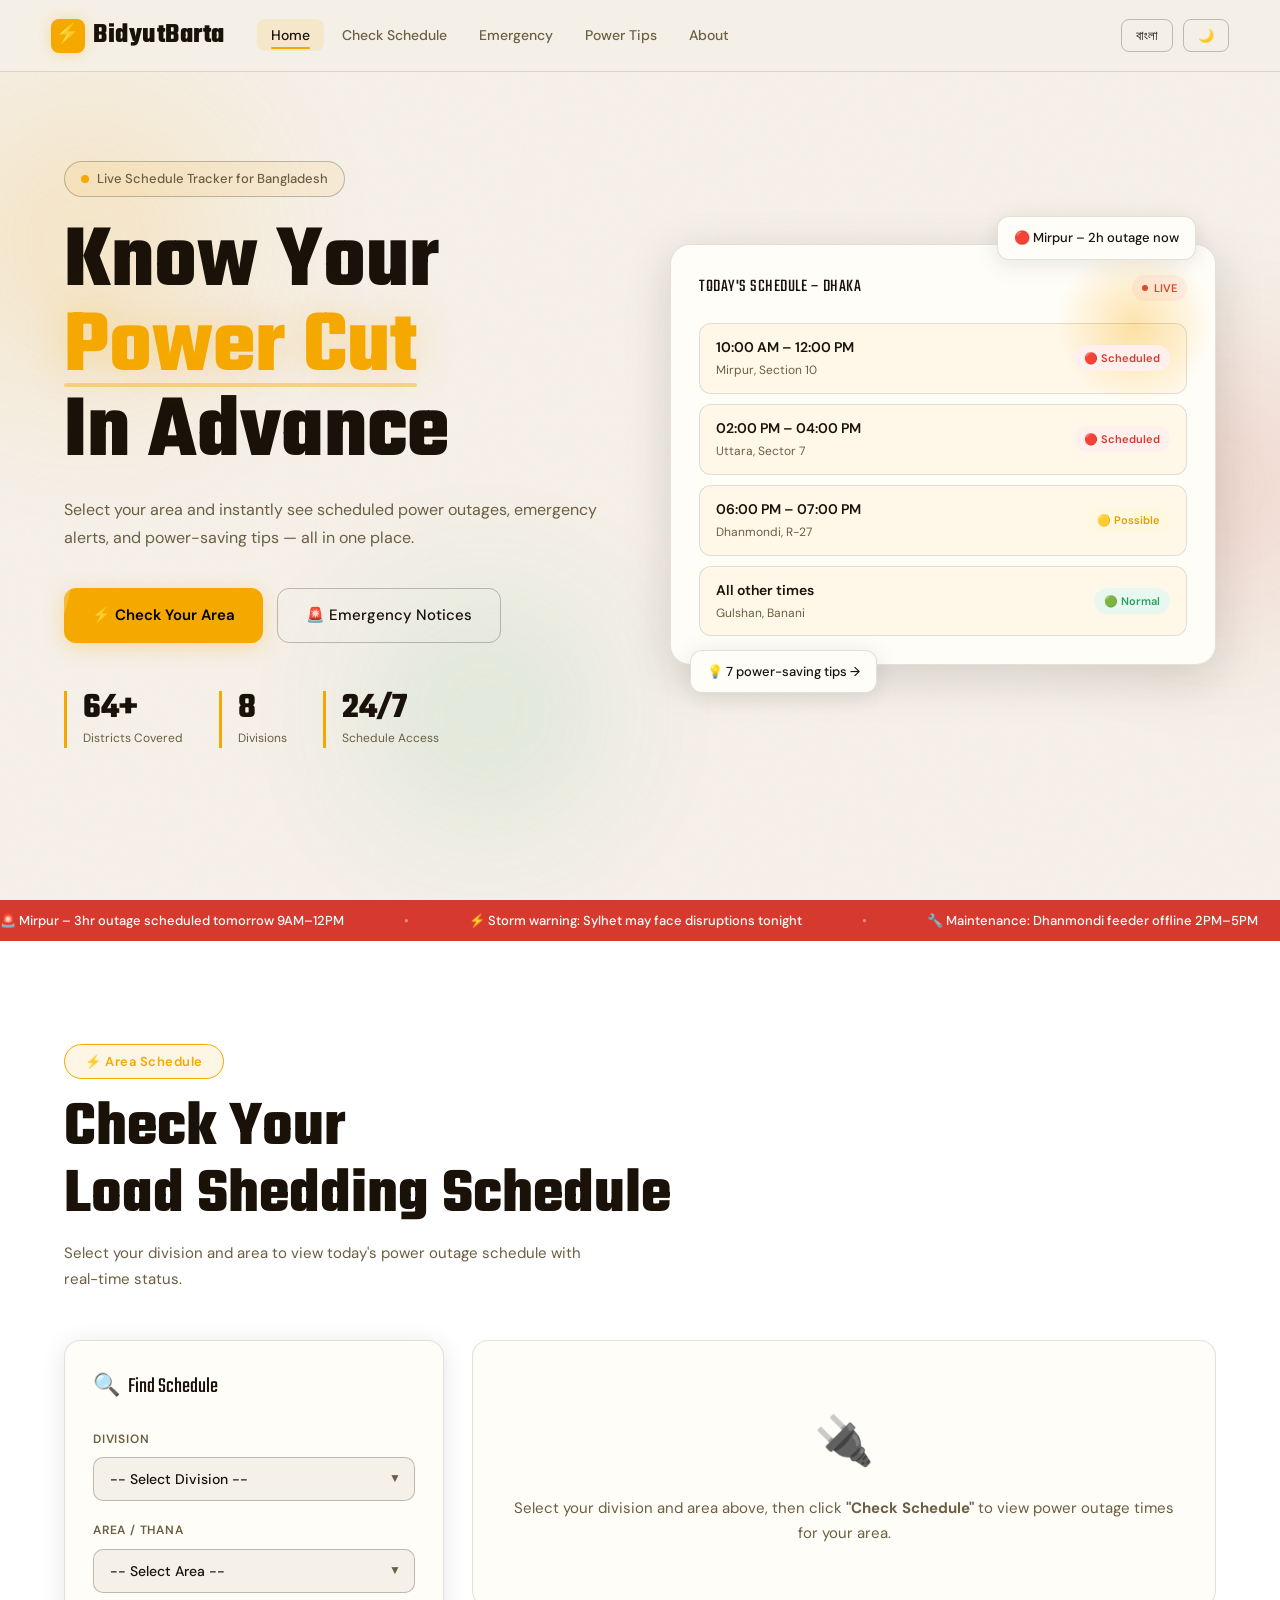
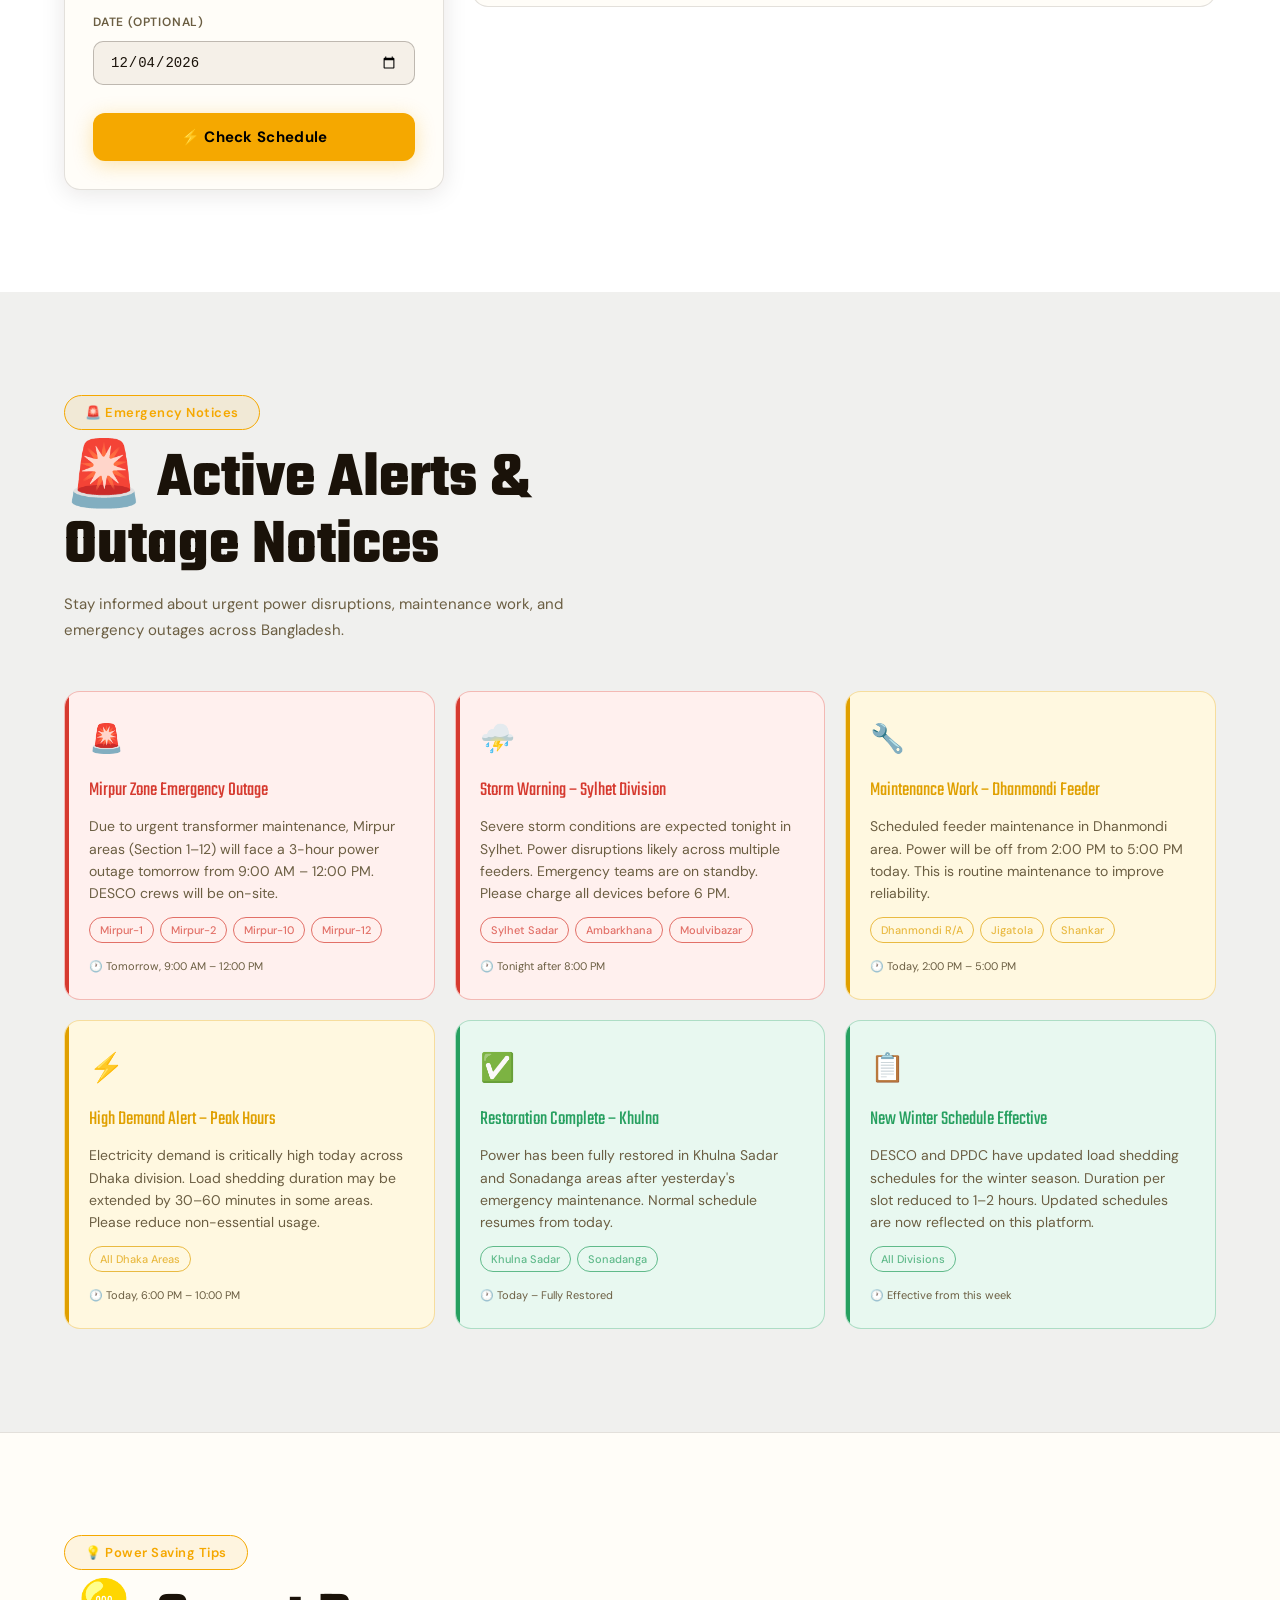
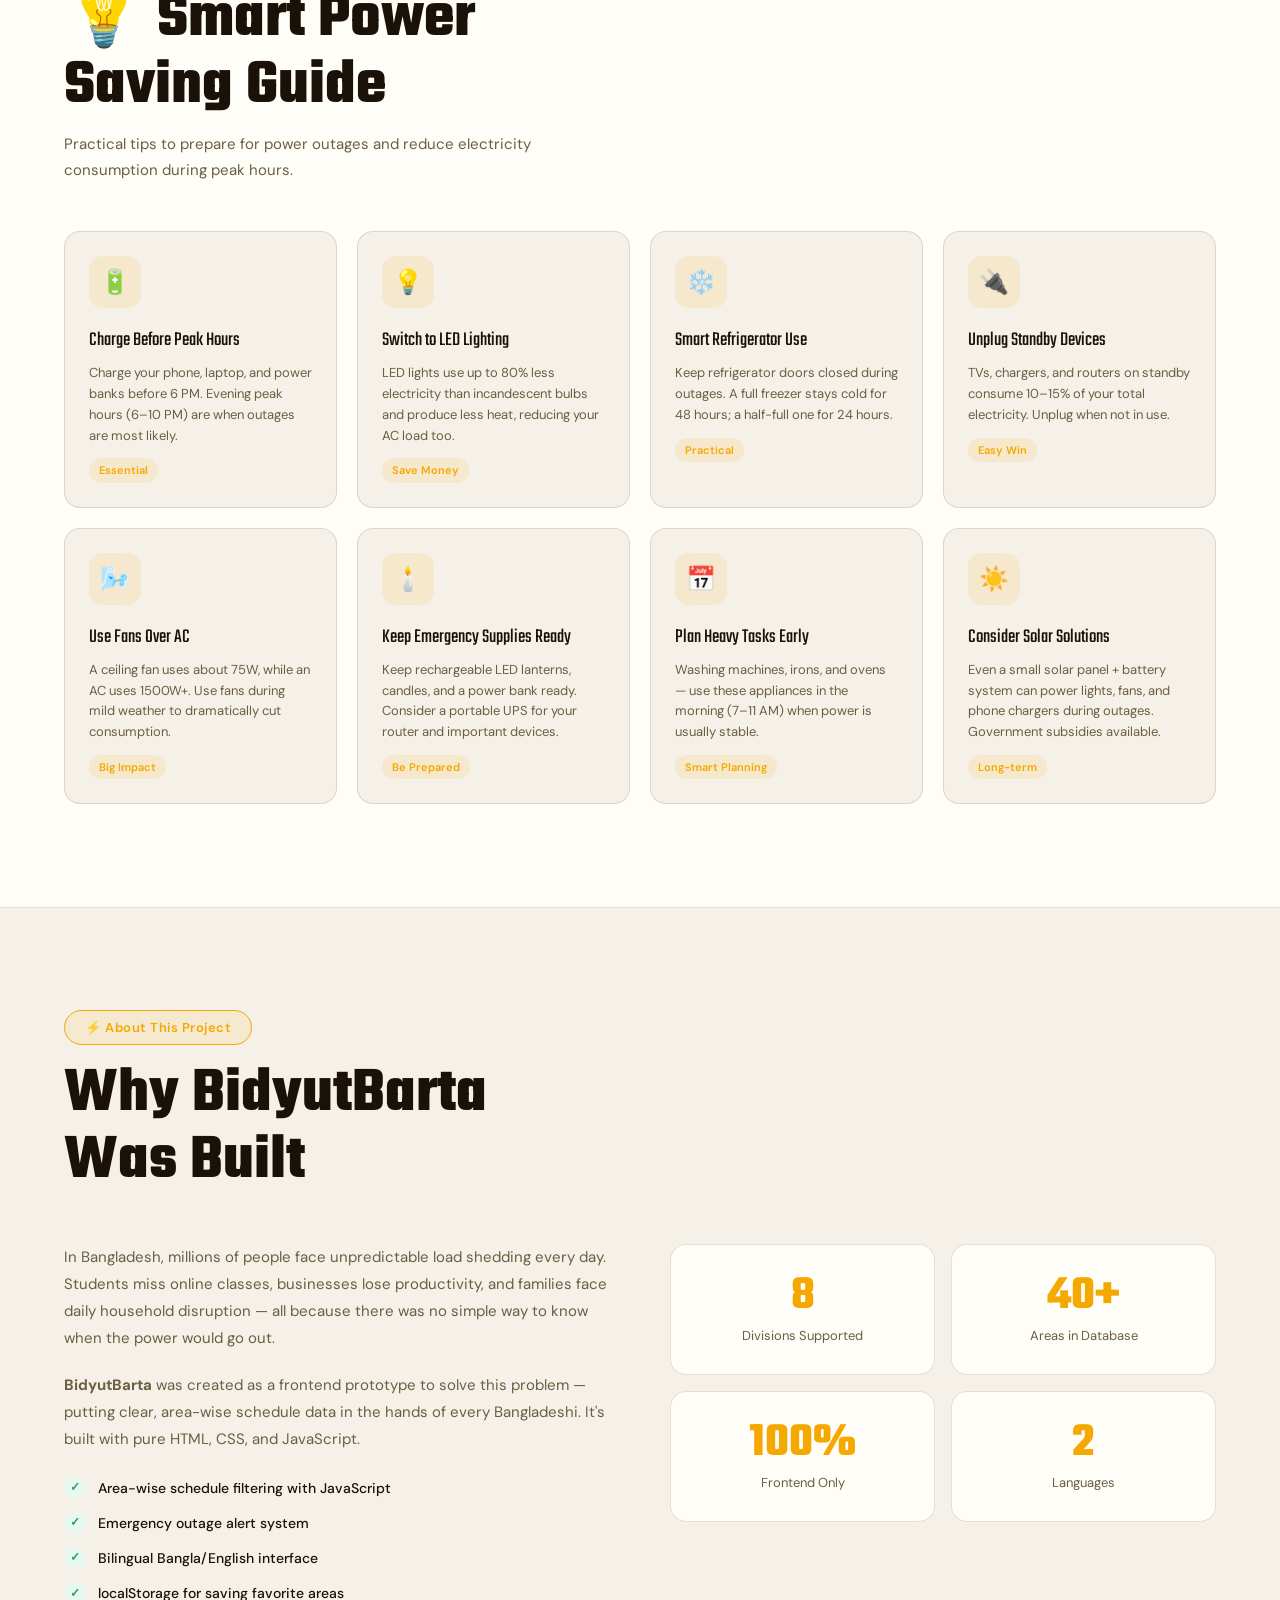
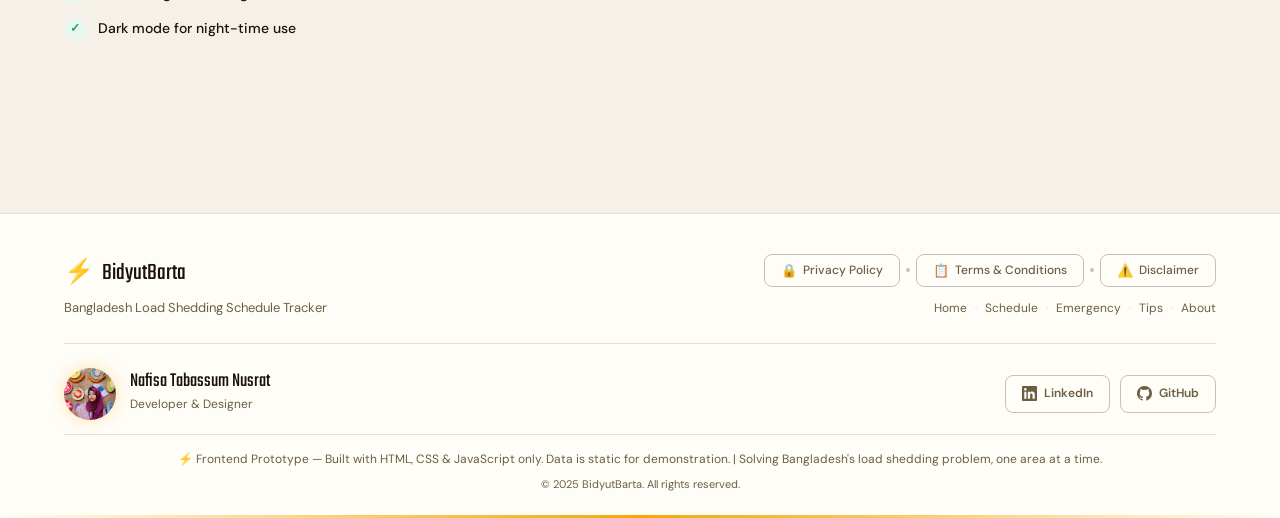
<file: index.html>
<!DOCTYPE html>
<html lang="en" data-theme="light" data-lang="en">
<head>
  <meta charset="UTF-8" />
  <meta name="viewport" content="width=device-width, initial-scale=1.0" />
  <title>BidyutBarta | Load Shedding Schedule Bangladesh</title>
  <link rel="icon" type="image/svg+xml" href="data:image/svg+xml,<svg xmlns='http://www.w3.org/2000/svg' viewBox='0 0 100 100'><rect width='100' height='100' rx='20' fill='%23f5a800'/><text y='.9em' font-size='72' x='10'>⚡</text></svg>" />
  <link href="https://fonts.googleapis.com/css2?family=Teko:wght@400;600;700&family=DM+Sans:ital,opsz,wght@0,9..40,300;0,9..40,400;0,9..40,500;0,9..40,600;1,9..40,400&family=Hind+Siliguri:wght@300;400;500;600;700&display=swap" rel="stylesheet" />
  <link rel="stylesheet" href="style.css" />
</head>
<body>

<!-- LOADING OVERLAY -->
<div class="loading-overlay" id="loader">
  <span class="loader-bolt">⚡</span>
  <div class="loader-bar"><div class="loader-bar-fill"></div></div>
  <span class="loader-text">BidyutBarta Loading...</span>
</div>

<!-- TOAST CONTAINER -->
<div class="toast-container" id="toastContainer"></div>

<!-- POPUP -->
<div class="popup-overlay" id="popupOverlay">
  <div class="popup">
    <span class="popup-icon" id="popupIcon">⚡</span>
    <div class="popup-title" id="popupTitle">Alert</div>
    <div class="popup-body" id="popupBody">Message here.</div>
    <button class="popup-close" onclick="closePopup()">Got It</button>
  </div>
</div>

<!-- NAVBAR -->
<nav id="navbar">
  <div class="nav-logo">
    <span class="bolt">⚡</span>
    BidyutBarta
  </div>
  <ul class="nav-links" id="navLinks">
    <li><a href="#home" class="lang-en active">Home</a><a href="#home" class="lang-bn active">হোম</a></li>
    <li><a href="#schedule" class="lang-en">Check Schedule</a><a href="#schedule" class="lang-bn">সময়সূচি</a></li>
    <li><a href="#emergency" class="lang-en">Emergency</a><a href="#emergency" class="lang-bn">জরুরি</a></li>
    <li><a href="#tips" class="lang-en">Power Tips</a><a href="#tips" class="lang-bn">বিদ্যুৎ টিপস</a></li>
    <li><a href="#about" class="lang-en">About</a><a href="#about" class="lang-bn">সম্পর্কে</a></li>
  </ul>
  <div class="nav-controls">
    <button class="lang-toggle" onclick="toggleLang()" title="Toggle Language">
      <span id="langBtnText">বাংলা</span>
    </button>
    <button class="dark-toggle" onclick="toggleDark()" id="darkBtn" title="Toggle Dark Mode">🌙</button>
    <button class="hamburger" id="hamburger" onclick="toggleMenu()" aria-label="Menu">
      <span></span><span></span><span></span>
    </button>
  </div>
</nav>

<!-- MOBILE MENU -->
<div class="mobile-menu" id="mobileMenu">
  <a href="#home" onclick="closeMenu()"><span class="lang-en">Home</span><span class="lang-bn">হোম</span></a>
  <a href="#schedule" onclick="closeMenu()"><span class="lang-en">Check Schedule</span><span class="lang-bn">সময়সূচি দেখুন</span></a>
  <a href="#emergency" onclick="closeMenu()"><span class="lang-en">Emergency Notice</span><span class="lang-bn">জরুরি বিজ্ঞপ্তি</span></a>
  <a href="#tips" onclick="closeMenu()"><span class="lang-en">Power Saving Tips</span><span class="lang-bn">বিদ্যুৎ সাশ্রয় টিপস</span></a>
  <a href="#about" onclick="closeMenu()"><span class="lang-en">About</span><span class="lang-bn">সম্পর্কে</span></a>
  <div class="mobile-controls">
    <button class="lang-toggle" onclick="toggleLang()"><span id="langBtnTextMobile">বাংলা</span></button>
    <button class="dark-toggle" onclick="toggleDark()" id="darkBtnMobile">🌙</button>
  </div>
</div>

<!-- ===== HERO SECTION ===== -->
<section id="home">
  <!-- Glowing Orbs -->
  <div class="orb orb-1"></div>
  <div class="orb orb-2"></div>
  <div class="orb orb-3"></div>

  <div class="hero-inner">
    <div class="hero-left">
      <div class="hero-tag">
        <span class="dot"></span>
        <span class="lang-en">Live Schedule Tracker for Bangladesh</span>
        <span class="lang-bn">বাংলাদেশের লাইভ লোডশেডিং ট্র্যাকার</span>
      </div>
      <h1 class="hero-title">
        <span class="lang-en">Know Your<br><span class="highlight">Power Cut</span><br>In Advance</span>
        <span class="lang-bn">আগেই জানুন<br><span class="highlight">লোডশেডিং</span><br>সময়সূচি</span>
      </h1>
      <p class="hero-subtitle">
        <span class="lang-en">Select your area and instantly see scheduled power outages, emergency alerts, and power-saving tips — all in one place.</span>
        <span class="lang-bn">আপনার এলাকা বেছে নিন এবং তাৎক্ষণিকভাবে লোডশেডিং সময়সূচি, জরুরি বিজ্ঞপ্তি এবং বিদ্যুৎ সাশ্রয়ের টিপস দেখুন।</span>
      </p>
      <div class="hero-actions">
        <a href="#schedule" class="btn-primary">
          <span class="lang-en">⚡ Check Your Area</span>
          <span class="lang-bn">⚡ এলাকা চেক করুন</span>
        </a>
        <a href="#emergency" class="btn-secondary">
          <span class="lang-en">🚨 Emergency Notices</span>
          <span class="lang-bn">🚨 জরুরি বিজ্ঞপ্তি</span>
        </a>
      </div>
      <div class="hero-stats">
        <div class="stat">
          <div class="stat-num" data-target="64">64+</div>
          <div class="stat-label lang-en">Districts Covered</div>
          <div class="stat-label lang-bn">জেলা আচ্ছাদিত</div>
        </div>
        <div class="stat">
          <div class="stat-num">8</div>
          <div class="stat-label lang-en">Divisions</div>
          <div class="stat-label lang-bn">বিভাগ</div>
        </div>
        <div class="stat">
          <div class="stat-num">24/7</div>
          <div class="stat-label lang-en">Schedule Access</div>
          <div class="stat-label lang-bn">সময়সূচি অ্যাক্সেস</div>
        </div>
      </div>
    </div>
    <div class="hero-visual">
      <div class="float-el top-right">🔴 Mirpur – 2h outage now</div>
      <div class="hero-card">
        <div class="hc-header">
          <span class="hc-title">TODAY'S SCHEDULE – DHAKA</span>
          <span class="live-badge"><span class="dot"></span>LIVE</span>
        </div>
        <div class="schedule-list">
          <div class="sch-item">
            <div>
              <div class="sch-time">10:00 AM – 12:00 PM</div>
              <div class="sch-area">Mirpur, Section 10</div>
            </div>
            <span class="badge badge-red">🔴 Scheduled</span>
          </div>
          <div class="sch-item">
            <div>
              <div class="sch-time">02:00 PM – 04:00 PM</div>
              <div class="sch-area">Uttara, Sector 7</div>
            </div>
            <span class="badge badge-red">🔴 Scheduled</span>
          </div>
          <div class="sch-item">
            <div>
              <div class="sch-time">06:00 PM – 07:00 PM</div>
              <div class="sch-area">Dhanmondi, R-27</div>
            </div>
            <span class="badge badge-yellow">🟡 Possible</span>
          </div>
          <div class="sch-item">
            <div>
              <div class="sch-time">All other times</div>
              <div class="sch-area">Gulshan, Banani</div>
            </div>
            <span class="badge badge-green">🟢 Normal</span>
          </div>
        </div>
      </div>
      <div class="float-el bottom-left">💡 7 power-saving tips →</div>
    </div>
  </div>
</section>

<!-- TICKER -->
<div class="ticker-bar">
  <div class="ticker-inner" id="tickerContent">
    <span>🚨 Mirpur – 3hr outage scheduled tomorrow 9AM–12PM</span>
    <span class="sep">•</span>
    <span>⚡ Storm warning: Sylhet may face disruptions tonight</span>
    <span class="sep">•</span>
    <span>🔧 Maintenance: Dhanmondi feeder offline 2PM–5PM</span>
    <span class="sep">•</span>
    <span>⚠️ Khulna load shedding extended by 2 hours today</span>
    <span class="sep">•</span>
    <span>💡 Tip: Charge devices before 6PM peak hours</span>
    <span class="sep">•</span>
    <span>🚨 Mirpur – 3hr outage scheduled tomorrow 9AM–12PM</span>
    <span class="sep">•</span>
    <span>⚡ Storm warning: Sylhet may face disruptions tonight</span>
    <span class="sep">•</span>
    <span>🔧 Maintenance: Dhanmondi feeder offline 2PM–5PM</span>
    <span class="sep">•</span>
    <span>⚠️ Khulna load shedding extended by 2 hours today</span>
    <span class="sep">•</span>
    <span>💡 Tip: Charge devices before 6PM peak hours</span>
  </div>
</div>

<!-- ===== SCHEDULE SECTION ===== -->
<section id="schedule">
  <div class="container">
    <div style="margin-bottom:16px;"><button class="about-bounce-btn"><span class="lang-en">⚡ Area Schedule</span><span class="lang-bn">⚡ এলাকার সময়সূচি</span></button></div>
    <h2 class="section-title reveal delay-1">
      <span class="lang-en">Check Your<br>Load Shedding Schedule</span>
      <span class="lang-bn">লোডশেডিং<br>সময়সূচি দেখুন</span>
    </h2>
    <p class="section-subtitle reveal delay-2">
      <span class="lang-en">Select your division and area to view today's power outage schedule with real-time status.</span>
      <span class="lang-bn">আপনার বিভাগ ও এলাকা বেছে নিন এবং আজকের লোডশেডিং সময়সূচি দেখুন।</span>
    </p>

    <div class="schedule-wrapper">
      <div class="search-panel reveal-left delay-3">
        <div class="panel-title">🔍 <span class="lang-en">Find Schedule</span><span class="lang-bn">সময়সূচি খুঁজুন</span></div>

        <div class="field-group">
          <div class="field-label lang-en">Division</div>
          <div class="field-label lang-bn">বিভাগ</div>
          <div class="select-wrap">
            <select class="field-select" id="divisionSelect" onchange="updateAreas()">
              <option value="">-- Select Division --</option>
              <option value="dhaka">Dhaka / ঢাকা</option>
              <option value="chattogram">Chattogram / চট্টগ্রাম</option>
              <option value="rajshahi">Rajshahi / রাজশাহী</option>
              <option value="khulna">Khulna / খুলনা</option>
              <option value="sylhet">Sylhet / সিলেট</option>
              <option value="barishal">Barishal / বরিশাল</option>
              <option value="mymensingh">Mymensingh / ময়মনসিংহ</option>
              <option value="rangpur">Rangpur / রংপুর</option>
            </select>
            <span class="select-arrow">▼</span>
          </div>
        </div>

        <div class="field-group">
          <div class="field-label lang-en">Area / Thana</div>
          <div class="field-label lang-bn">এলাকা / থানা</div>
          <div class="select-wrap">
            <select class="field-select" id="areaSelect">
              <option value="">-- Select Area --</option>
            </select>
            <span class="select-arrow">▼</span>
          </div>
        </div>

        <div class="field-group">
          <div class="field-label lang-en">Date (Optional)</div>
          <div class="field-label lang-bn">তারিখ (ঐচ্ছিক)</div>
          <input type="date" class="field-input" id="dateSelect" />
        </div>

        <button class="btn-check" onclick="checkSchedule()">
          ⚡ <span class="lang-en">Check Schedule</span><span class="lang-bn">সময়সূচি দেখুন</span>
        </button>

        <div id="savedSection" style="margin-top:24px; display:none;">
          <div class="field-label lang-en" style="margin-bottom:10px;">⭐ Saved Areas</div>
          <div class="field-label lang-bn" style="margin-bottom:10px;">⭐ সংরক্ষিত এলাকা</div>
          <div class="saved-areas" id="savedAreas"></div>
        </div>
      </div>

      <div class="results-panel" id="resultsPanel">
        <div class="result-empty" id="resultEmpty">
          <span class="icon">🔌</span>
          <p class="lang-en">Select your division and area above, then click <strong>"Check Schedule"</strong> to view power outage times for your area.</p>
          <p class="lang-bn">উপরে বিভাগ ও এলাকা বেছে নিন, তারপর <strong>"সময়সূচি দেখুন"</strong> বাটনে ক্লিক করুন।</p>
        </div>
      </div>
    </div>
  </div>
</section>

<!-- ===== EMERGENCY SECTION ===== -->
<section id="emergency">
  <div class="container">
    <div style="margin-bottom:16px;"><button class="about-bounce-btn"><span class="lang-en">🚨 Emergency Notices</span><span class="lang-bn">🚨 জরুরি বিজ্ঞপ্তি</span></button></div>
    <h2 class="section-title reveal delay-1">
      <span class="lang-en">🚨 Active Alerts &<br>Outage Notices</span>
      <span class="lang-bn">🚨 সক্রিয় সতর্কতা<br>ও বিজ্ঞপ্তি</span>
    </h2>
    <p class="section-subtitle reveal delay-2">
      <span class="lang-en">Stay informed about urgent power disruptions, maintenance work, and emergency outages across Bangladesh.</span>
      <span class="lang-bn">বাংলাদেশে জরুরি বিদ্যুৎ বিপর্যয়, রক্ষণাবেক্ষণ কাজ ও জরুরি বিচ্ছিন্নতা সম্পর্কে আপডেট থাকুন।</span>
    </p>
    <div class="emergency-grid" id="emergencyGrid"></div>
  </div>
</section>

<!-- ===== TIPS SECTION ===== -->
<section id="tips">
  <div class="container">
    <div style="margin-bottom:16px;"><button class="about-bounce-btn"><span class="lang-en">💡 Power Saving Tips</span><span class="lang-bn">💡 বিদ্যুৎ সাশ্রয় টিপস</span></button></div>
    <h2 class="section-title reveal delay-1">
      <span class="lang-en">💡 Smart Power<br>Saving Guide</span>
      <span class="lang-bn">💡 বুদ্ধিমান বিদ্যুৎ<br>সাশ্রয় গাইড</span>
    </h2>
    <p class="section-subtitle reveal delay-2">
      <span class="lang-en">Practical tips to prepare for power outages and reduce electricity consumption during peak hours.</span>
      <span class="lang-bn">লোডশেডিংয়ের জন্য প্রস্তুতি ও পিক আওয়ারে বিদ্যুৎ খরচ কমানোর ব্যবহারিক টিপস।</span>
    </p>
    <div class="tips-grid" id="tipsGrid"></div>
  </div>
</section>

<!-- ===== ABOUT SECTION ===== -->
<section id="about">
  <div class="container">
    <div style="margin-bottom:16px;">
      <button class="about-bounce-btn">
        <span class="lang-en">⚡ About This Project</span>
        <span class="lang-bn">⚡ এই প্রজেক্ট সম্পর্কে</span>
      </button>
    </div>
    <h2 class="section-title reveal delay-1">
      <span class="lang-en">Why BidyutBarta<br>Was Built</span>
      <span class="lang-bn">কেন BidyutBarta<br>তৈরি করা হয়েছে</span>
    </h2>
    <div class="about-grid">
      <div class="about-text reveal-left">
        <p><span class="lang-en">In Bangladesh, millions of people face unpredictable load shedding every day. Students miss online classes, businesses lose productivity, and families face daily household disruption — all because there was no simple way to know when the power would go out.</span>
        <span class="lang-bn">বাংলাদেশে প্রতিদিন লক্ষ লক্ষ মানুষ অনিয়মিত লোডশেডিংয়ের সম্মুখীন হন। শিক্ষার্থীরা অনলাইন ক্লাস মিস করেন, ব্যবসা ক্ষতিগ্রস্ত হয়, এবং পরিবার প্রতিদিন ভোগান্তিতে পড়েন।</span></p>
        <p><strong>BidyutBarta</strong> <span class="lang-en">was created as a frontend prototype to solve this problem — putting clear, area-wise schedule data in the hands of every Bangladeshi. It's built with pure HTML, CSS, and JavaScript.</span>
        <span class="lang-bn">এই সমস্যার সমাধান হিসেবে তৈরি — শুধু HTML, CSS এবং JavaScript দিয়ে।</span></p>
        <ul class="feature-list" id="featureList">
          <li><span class="lang-en">Area-wise schedule filtering with JavaScript</span><span class="lang-bn">JavaScript দিয়ে এলাকাভিত্তিক ফিল্টারিং</span></li>
          <li><span class="lang-en">Emergency outage alert system</span><span class="lang-bn">জরুরি বিচ্ছিন্নতা সতর্কতা ব্যবস্থা</span></li>
          <li><span class="lang-en">Bilingual Bangla/English interface</span><span class="lang-bn">বাংলা/ইংরেজি দ্বিভাষিক ইন্টারফেস</span></li>
          <li><span class="lang-en">localStorage for saving favorite areas</span><span class="lang-bn">পছন্দের এলাকা সংরক্ষণে localStorage</span></li>
          <li><span class="lang-en">Dark mode for night-time use</span><span class="lang-bn">রাতের ব্যবহারে ডার্ক মোড</span></li>
          <li><span class="lang-en">Countdown timer to next outage</span><span class="lang-bn">পরবর্তী লোডশেডিংয়ের কাউন্টডাউন টাইমার</span></li>
          <li><span class="lang-en">Scalable to real backend integration</span><span class="lang-bn">বাস্তব ব্যাকেন্ড সংযুক্তিতে স্কেলযোগ্য</span></li>
        </ul>
      </div>
      <div class="about-stats reveal-right">
        <div class="astat-card reveal-scale delay-1">
          <div class="astat-num" data-count="8">8</div>
          <div class="astat-label lang-en">Divisions Supported</div>
          <div class="astat-label lang-bn">সমর্থিত বিভাগ</div>
        </div>
        <div class="astat-card reveal-scale delay-2">
          <div class="astat-num" data-count="40">40+</div>
          <div class="astat-label lang-en">Areas in Database</div>
          <div class="astat-label lang-bn">ডেটাবেসে এলাকা</div>
        </div>
        <div class="astat-card reveal-scale delay-3">
          <div class="astat-num">100%</div>
          <div class="astat-label lang-en">Frontend Only</div>
          <div class="astat-label lang-bn">সম্পূর্ণ ফ্রন্টএন্ড</div>
        </div>
        <div class="astat-card reveal-scale delay-4">
          <div class="astat-num" data-count="2">2</div>
          <div class="astat-label lang-en">Languages</div>
          <div class="astat-label lang-bn">ভাষা সমর্থন</div>
        </div>
      </div>
    </div>
  </div>
</section>

<!-- FOOTER -->
<footer>
  <!-- Row 1: Logo + Policy buttons -->
  <div class="footer-row1">
    <div class="footer-logo-block">
      <div class="footer-logo"><span>⚡</span> BidyutBarta</div>
      <div class="footer-copy lang-en">Bangladesh Load Shedding Schedule Tracker</div>
      <div class="footer-copy lang-bn">বাংলাদেশ লোডশেডিং সময়সূচি ট্র্যাকার</div>
    </div>
    <div class="footer-policy-col">
      <div class="footer-policy-links">
        <button class="policy-link-btn" onclick="openPolicy('privacy')">
          <span class="policy-icon">🔒</span>
          <span class="lang-en">Privacy Policy</span>
          <span class="lang-bn">গোপনীয়তা নীতি</span>
        </button>
        <div class="policy-divider"></div>
        <button class="policy-link-btn" onclick="openPolicy('terms')">
          <span class="policy-icon">📋</span>
          <span class="lang-en">Terms &amp; Conditions</span>
          <span class="lang-bn">শর্তাবলী</span>
        </button>
        <div class="policy-divider"></div>
        <button class="policy-link-btn" onclick="openPolicy('disclaimer')">
          <span class="policy-icon">⚠️</span>
          <span class="lang-en">Disclaimer</span>
          <span class="lang-bn">দায়মুক্তি</span>
        </button>
      </div>
      <!-- Nav links below policy buttons -->
      <div class="footer-nav-links">
        <a href="#home" class="lang-en">Home</a>
        <a href="#home" class="lang-bn">হোম</a>
        <span class="fnav-sep">·</span>
        <a href="#schedule" class="lang-en">Schedule</a>
        <a href="#schedule" class="lang-bn">সময়সূচি</a>
        <span class="fnav-sep">·</span>
        <a href="#emergency" class="lang-en">Emergency</a>
        <a href="#emergency" class="lang-bn">জরুরি</a>
        <span class="fnav-sep">·</span>
        <a href="#tips" class="lang-en">Tips</a>
        <a href="#tips" class="lang-bn">টিপস</a>
        <span class="fnav-sep">·</span>
        <a href="#about" class="lang-en">About</a>
        <a href="#about" class="lang-bn">সম্পর্কে</a>
      </div>
    </div>
  </div>

  <!-- Divider -->
  <div class="footer-divider"></div>

  <!-- Row 2: Developer info + Social -->
  <div class="footer-developer">
      <div class="dev-info">
        <div class="dev-avatar" style="overflow:hidden;background:none;"><img
            src="[data-uri]"
            alt="Nafisa Tabassum Nusrat" style="width:100%;height:100%;object-fit:cover;object-position:center top;">
        </div>
        <div>
          <div class="dev-name">Nafisa Tabassum Nusrat</div>
          <div class="dev-role lang-en">Developer &amp; Designer</div>
          <div class="dev-role lang-bn">ডেভেলপার ও ডিজাইনার</div>
        </div>
      </div>
      <div class="dev-socials">
        <a class="social-btn linkedin" href="https://www.linkedin.com/in/nafisa-tabassum-nusrat-57134721a/"
          target="_blank" rel="noopener">
          <svg width="15" height="15" viewBox="0 0 24 24" fill="currentColor">
            <path
              d="M20.447 20.452h-3.554v-5.569c0-1.328-.027-3.037-1.852-3.037-1.853 0-2.136 1.445-2.136 2.939v5.667H9.351V9h3.414v1.561h.046c.477-.9 1.637-1.85 3.37-1.85 3.601 0 4.267 2.37 4.267 5.455v6.286zM5.337 7.433a2.062 2.062 0 0 1-2.063-2.065 2.064 2.064 0 1 1 2.063 2.065zm1.782 13.019H3.555V9h3.564v11.452zM22.225 0H1.771C.792 0 0 .774 0 1.729v20.542C0 23.227.792 24 1.771 24h20.451C23.2 24 24 23.227 24 22.271V1.729C24 .774 23.2 0 22.222 0h.003z" />
          </svg>
          LinkedIn
        </a>
        <a class="social-btn github" href="https://github.com/nafisatabassumnusrat" target="_blank" rel="noopener">
          <svg width="15" height="15" viewBox="0 0 24 24" fill="currentColor">
            <path
              d="M12 0c-6.626 0-12 5.373-12 12 0 5.302 3.438 9.8 8.207 11.387.599.111.793-.261.793-.577v-2.234c-3.338.726-4.033-1.416-4.033-1.416-.546-1.387-1.333-1.756-1.333-1.756-1.089-.745.083-.729.083-.729 1.205.084 1.839 1.237 1.839 1.237 1.07 1.834 2.807 1.304 3.492.997.107-.775.418-1.305.762-1.604-2.665-.305-5.467-1.334-5.467-5.931 0-1.311.469-2.381 1.236-3.221-.124-.303-.535-1.524.117-3.176 0 0 1.008-.322 3.301 1.23A11.509 11.509 0 0 1 12 5.803c1.02.005 2.047.138 3.006.404 2.291-1.552 3.297-1.23 3.297-1.23.653 1.653.242 2.874.118 3.176.77.84 1.235 1.911 1.235 3.221 0 4.609-2.807 5.624-5.479 5.921.43.372.823 1.102.823 2.222v3.293c0 .319.192.694.801.576C20.566 21.797 24 17.3 24 12c0-6.627-5.373-12-12-12z" />
          </svg>
          GitHub
        </a>
      </div>
    </div>

  <!-- Bottom credit -->
  <div class="footer-credit">
    <span class="lang-en">⚡ Frontend Prototype — Built with HTML, CSS &amp; JavaScript only. Data is static for demonstration. | Solving Bangladesh's load shedding problem, one area at a time.</span>
    <span class="lang-bn">⚡ ফ্রন্টএন্ড প্রোটোটাইপ — শুধুমাত্র HTML, CSS ও JavaScript দিয়ে তৈরি। ডেটা প্রদর্শনের জন্য স্ট্যাটিক।</span>
    <div style="margin-top:6px; font-size:11px;">© 2025 BidyutBarta. All rights reserved.</div>
  </div>
</footer>

<!-- PRIVACY POLICY MODAL -->
<div class="policy-overlay" id="policyOverlay" onclick="closePolicyIfBg(event)">
  <div class="policy-modal" id="policyModal">
    <div class="policy-modal-header">
      <div class="policy-modal-icon-title">
        <div class="policy-modal-icon" id="policyModalIcon">🔒</div>
        <div>
          <div class="policy-modal-title" id="policyModalTitle">Privacy Policy</div>
          <div class="policy-modal-subtitle" id="policyModalSubtitle">BidyutBarta · Effective January 2025</div>
        </div>
      </div>
      <button class="policy-modal-close" onclick="closePolicy()">✕</button>
    </div>
    <div class="policy-modal-body" id="policyModalBody"></div>
    <div class="policy-modal-footer">
      <span class="policy-last-updated" id="policyLastUpdated">Last updated: January 2025</span>
      <button class="policy-accept-btn" onclick="closePolicy()">
        <span class="lang-en">✓ I Understand</span>
        <span class="lang-bn">✓ বুঝেছি</span>
      </button>
    </div>
  </div>
</div>

<!-- ===== JAVASCRIPT ===== -->
<script src="script.js"></script>
</body>
</html>
</file>
<file: style.css>
/* ===== CSS VARIABLES ===== */
    :root {
      --bg: #f5f0e8;
      --bg-card: #fffdf8;
      --bg-nav: rgba(245, 240, 232, 0.92);
      --text: #1a1209;
      --text-muted: #6b5e42;
      --accent: #f5a800;
      --accent-dark: #c98200;
      --accent-glow: rgba(245, 168, 0, 0.3);
      --red: #d63a2f;
      --red-bg: #fff0ee;
      --green: #27a060;
      --green-bg: #e8f8f0;
      --yellow: #e0a000;
      --yellow-bg: #fff8e0;
      --border: rgba(26, 18, 9, 0.12);
      --border-strong: rgba(26, 18, 9, 0.25);
      --shadow: 0 4px 24px rgba(26,18,9,0.10);
      --shadow-lg: 0 12px 48px rgba(26,18,9,0.15);
      --radius: 16px;
      --nav-h: 72px;
      --schedule-bg: #ffffff;
      --emergency-bg: #f0f0ee;
      --transition: 0.28s cubic-bezier(0.4, 0, 0.2, 1);
    }
    [data-theme="dark"] {
      --bg: #0f0c06;
      --bg-card: #1c1710;
      --bg-nav: rgba(15, 12, 6, 0.95);
      --text: #f5edd8;
      --text-muted: #9c8c6a;
      --accent: #f5a800;
      --accent-dark: #e09500;
      --accent-glow: rgba(245, 168, 0, 0.25);
      --red: #f25f53;
      --red-bg: #2a100d;
      --green: #3dc47a;
      --green-bg: #0c2419;
      --yellow: #f5c842;
      --yellow-bg: #251e07;
      --border: rgba(245, 237, 216, 0.10);
      --border-strong: rgba(245, 237, 216, 0.22);
      --shadow: 0 4px 24px rgba(0,0,0,0.4);
      --schedule-bg: #161210;
      --emergency-bg: #1a1510;
      --shadow-lg: 0 12px 48px rgba(0,0,0,0.5);
    }

    /* ===== RESET & BASE ===== */
    *, *::before, *::after { box-sizing: border-box; margin: 0; padding: 0; }
    html { scroll-behavior: smooth; font-size: 16px; }
    body {
      font-family: 'DM Sans', sans-serif;
      background: var(--bg);
      color: var(--text);
      line-height: 1.65;
      overflow-x: hidden;
      transition: background var(--transition), color var(--transition);
    }
    [data-lang="bn"] body, [data-lang="bn"] {
      font-family: 'Hind Siliguri', 'DM Sans', sans-serif;
    }
    a { text-decoration: none; color: inherit; }
    button { cursor: pointer; font-family: inherit; border: none; outline: none; }
    select { font-family: inherit; cursor: pointer; }
    img { max-width: 100%; }

    /* ===== SCROLLBAR ===== */
    ::-webkit-scrollbar { width: 6px; }
    ::-webkit-scrollbar-track { background: var(--bg); }
    ::-webkit-scrollbar-thumb { background: var(--accent); border-radius: 99px; }

    /* ===== NOISE TEXTURE OVERLAY ===== */
    body::before {
      content: '';
      position: fixed; inset: 0; z-index: 0; pointer-events: none;
      background-image: url("data:image/svg+xml,%3Csvg viewBox='0 0 256 256' xmlns='http://www.w3.org/2000/svg'%3E%3Cfilter id='noise'%3E%3CfeTurbulence type='fractalNoise' baseFrequency='0.9' numOctaves='4' stitchTiles='stitch'/%3E%3C/filter%3E%3Crect width='100%25' height='100%25' filter='url(%23noise)' opacity='0.03'/%3E%3C/svg%3E");
      opacity: 0.4;
    }

    /* ===== SCROLL REVEAL ANIMATION ===== */
    .reveal {
      opacity: 0;
      transform: translateY(40px);
      transition: opacity 0.7s cubic-bezier(0.4,0,0.2,1), transform 0.7s cubic-bezier(0.4,0,0.2,1);
    }
    .reveal.revealed {
      opacity: 1;
      transform: translateY(0);
    }
    .reveal-left {
      opacity: 0;
      transform: translateX(-40px);
      transition: opacity 0.7s cubic-bezier(0.4,0,0.2,1), transform 0.7s cubic-bezier(0.4,0,0.2,1);
    }
    .reveal-left.revealed {
      opacity: 1;
      transform: translateX(0);
    }
    .reveal-right {
      opacity: 0;
      transform: translateX(40px);
      transition: opacity 0.7s cubic-bezier(0.4,0,0.2,1), transform 0.7s cubic-bezier(0.4,0,0.2,1);
    }
    .reveal-right.revealed {
      opacity: 1;
      transform: translateX(0);
    }
    .reveal-scale {
      opacity: 0;
      transform: scale(0.88);
      transition: opacity 0.6s cubic-bezier(0.4,0,0.2,1), transform 0.6s cubic-bezier(0.4,0,0.2,1);
    }
    .reveal-scale.revealed {
      opacity: 1;
      transform: scale(1);
    }

    /* Stagger delays */
    .delay-1 { transition-delay: 0.1s !important; }
    .delay-2 { transition-delay: 0.2s !important; }
    .delay-3 { transition-delay: 0.3s !important; }
    .delay-4 { transition-delay: 0.4s !important; }
    .delay-5 { transition-delay: 0.5s !important; }
    .delay-6 { transition-delay: 0.6s !important; }

    /* ===== PARTICLE BACKGROUND ===== */
    #particles-canvas {
      position: fixed; top: 0; left: 0; width: 100%; height: 100%;
      z-index: 0; pointer-events: none; opacity: 0.35;
    }

    /* ===== NAVBAR ===== */
    nav {
      position: fixed; top: 0; left: 0; right: 0; z-index: 1000;
      height: var(--nav-h);
      background: var(--bg-nav);
      backdrop-filter: blur(20px) saturate(1.8);
      -webkit-backdrop-filter: blur(20px) saturate(1.8);
      border-bottom: 1px solid var(--border);
      display: flex; align-items: center;
      padding: 0 clamp(16px, 4vw, 60px);
      gap: 32px;
      transition: background var(--transition), border-color var(--transition), box-shadow 0.3s;
    }
    nav.scrolled {
      box-shadow: var(--shadow);
    }
    .nav-logo {
      font-family: 'Teko', sans-serif;
      font-size: 28px; font-weight: 700; letter-spacing: 0.5px;
      color: var(--text);
      display: flex; align-items: center; gap: 8px;
      flex-shrink: 0;
    }
    .nav-logo .bolt {
      display: inline-flex; align-items: center; justify-content: center;
      width: 34px; height: 34px;
      background: var(--accent);
      border-radius: 8px;
      font-size: 20px;
      box-shadow: 0 0 16px var(--accent-glow);
      animation: boltPulse 2s ease-in-out infinite;
    }
    @keyframes boltPulse {
      0%, 100% { box-shadow: 0 0 12px var(--accent-glow); }
      50% { box-shadow: 0 0 28px var(--accent-glow), 0 0 8px var(--accent); }
    }
    .nav-links {
      display: flex; gap: 4px;
      list-style: none;
      flex: 1;
    }
    .nav-links a {
      padding: 7px 14px;
      border-radius: 8px;
      font-size: 14px; font-weight: 500;
      color: var(--text-muted);
      transition: all var(--transition);
      position: relative;
    }
    .nav-links a::after {
      content: '';
      position: absolute; bottom: 2px; left: 50%; right: 50%;
      height: 2px; background: var(--accent); border-radius: 2px;
      transition: left var(--transition), right var(--transition);
    }
    .nav-links a:hover::after, .nav-links a.active::after {
      left: 14px; right: 14px;
    }
    .nav-links a:hover, .nav-links a.active {
      background: rgba(245, 168, 0, 0.12);
      color: var(--text);
    }
    .nav-controls {
      display: flex; align-items: center; gap: 10px; flex-shrink: 0;
    }
    .lang-toggle, .dark-toggle {
      display: flex; align-items: center; gap: 6px;
      padding: 7px 14px; border-radius: 8px;
      border: 1px solid var(--border-strong);
      font-size: 13px; font-weight: 500;
      background: transparent; color: var(--text);
      transition: all var(--transition);
    }
    .lang-toggle:hover, .dark-toggle:hover {
      background: var(--accent); color: #000; border-color: var(--accent);
      box-shadow: 0 0 16px var(--accent-glow);
      transform: scale(1.05);
    }
    .hamburger {
      display: none;
      flex-direction: column; gap: 5px;
      padding: 8px; border-radius: 8px; background: transparent;
      border: 1px solid var(--border-strong);
      transition: all var(--transition);
    }
    .hamburger:hover { border-color: var(--accent); }
    .hamburger span {
      display: block; width: 20px; height: 2px;
      background: var(--text); border-radius: 2px;
      transition: all var(--transition);
    }
    .hamburger.open span:nth-child(1) { transform: translateY(7px) rotate(45deg); }
    .hamburger.open span:nth-child(2) { opacity: 0; transform: translateX(-8px); }
    .hamburger.open span:nth-child(3) { transform: translateY(-7px) rotate(-45deg); }
    .mobile-menu {
      display: none;
      position: fixed; top: var(--nav-h); left: 0; right: 0;
      background: var(--bg-nav);
      backdrop-filter: blur(20px);
      border-bottom: 1px solid var(--border);
      padding: 16px 24px 24px;
      z-index: 999;
      animation: slideDown 0.3s ease;
    }
    @keyframes slideDown {
      from { opacity:0; transform: translateY(-10px); }
      to { opacity:1; transform: translateY(0); }
    }
    .mobile-menu.open { display: block; }
    .mobile-menu a {
      display: block; padding: 12px 0;
      border-bottom: 1px solid var(--border);
      font-weight: 500; color: var(--text-muted);
      transition: color var(--transition), padding-left var(--transition);
    }
    .mobile-menu a:last-child { border-bottom: none; }
    .mobile-menu a:hover { color: var(--accent); padding-left: 8px; }
    .mobile-controls { display: flex; gap: 10px; padding-top: 16px; }

    /* ===== SECTION COMMON ===== */
    section {
      position: relative; z-index: 1;
      padding: clamp(60px, 8vw, 120px) clamp(16px, 5vw, 80px);
    }
    .section-label {
      font-size: 11px; font-weight: 600; letter-spacing: 3px; text-transform: uppercase;
      color: var(--accent); margin-bottom: 12px;
      display: flex; align-items: center; gap: 8px;
    }
    .section-label::before {
      content: ''; display: block; width: 24px; height: 2px; background: var(--accent);
      animation: expandLine 1s ease forwards;
    }
    @keyframes expandLine {
      from { width: 0; }
      to { width: 24px; }
    }
    .section-title {
      font-family: 'Teko', sans-serif;
      font-size: clamp(36px, 5vw, 64px);
      font-weight: 700; line-height: 1.05;
      color: var(--text);
    }
    .section-subtitle {
      font-size: 15px; color: var(--text-muted);
      max-width: 540px; margin-top: 12px; line-height: 1.7;
    }
    /* Bangla subtitle size fix */
    [data-lang="bn"] .section-subtitle { font-size: 14px; }
    .container { max-width: 1160px; margin: 0 auto; }

    /* ===== HERO ===== */
    #home {
      min-height: 100vh;
      display: flex; align-items: center;
      padding-top: calc(var(--nav-h) + 40px);
      overflow: hidden;
    }
    .hero-inner {
      display: grid; grid-template-columns: 1fr 1fr;
      gap: 60px; align-items: center;
      max-width: 1160px; margin: 0 auto; width: 100%;
    }
    .hero-tag {
      display: inline-flex; align-items: center; gap: 8px;
      padding: 6px 16px; border-radius: 999px;
      border: 1px solid var(--border-strong);
      background: rgba(245, 168, 0, 0.08);
      font-size: 13px; font-weight: 500; color: var(--text-muted);
      margin-bottom: 24px;
      animation: fadeUp 0.6s ease both;
    }
    .hero-tag .dot {
      width: 8px; height: 8px; border-radius: 50%; background: var(--accent);
      animation: pulse 1.5s ease infinite;
    }
    @keyframes pulse {
      0%, 100% { transform: scale(1); opacity: 1; }
      50% { transform: scale(1.5); opacity: 0.6; }
    }
    .hero-title {
      font-family: 'Teko', sans-serif;
      font-size: clamp(52px, 7vw, 92px);
      font-weight: 700; line-height: 0.95;
      color: var(--text);
      animation: fadeUp 0.6s 0.1s ease both;
    }
    /* BANGLA HERO TITLE — FIXED SIZE */
    [data-lang="bn"] .hero-title .lang-bn {
      font-family: 'Hind Siliguri', sans-serif;
      font-size: clamp(32px, 4vw, 52px);
      line-height: 1.2;
      font-weight: 700;
    }
    .hero-title .highlight {
      color: var(--accent);
      text-shadow: 0 0 40px var(--accent-glow);
      position: relative;
      display: inline-block;
    }
    .hero-title .highlight::after {
      content: '';
      position: absolute; bottom: 4px; left: 0; right: 0;
      height: 4px; background: var(--accent);
      border-radius: 2px; opacity: 0.4;
      animation: expandUnderline 1.2s 0.8s ease forwards;
      transform-origin: left;
      transform: scaleX(0);
    }
    @keyframes expandUnderline {
      to { transform: scaleX(1); }
    }
    .hero-subtitle {
      margin-top: 20px; font-size: 16px; color: var(--text-muted); line-height: 1.75;
      animation: fadeUp 0.6s 0.2s ease both;
    }
    /* BANGLA HERO SUBTITLE — FIXED */
    [data-lang="bn"] .hero-subtitle .lang-bn {
      font-family: 'Hind Siliguri', sans-serif;
      font-size: 14px;
      line-height: 1.8;
    }
    .hero-actions {
      display: flex; gap: 14px; margin-top: 36px; flex-wrap: wrap;
      animation: fadeUp 0.6s 0.3s ease both;
    }
    .btn-primary {
      display: inline-flex; align-items: center; gap: 8px;
      padding: 14px 28px; border-radius: 12px;
      background: var(--accent); color: #000;
      font-size: 15px; font-weight: 600;
      transition: all var(--transition);
      box-shadow: 0 4px 20px var(--accent-glow);
      position: relative; overflow: hidden;
    }
    .btn-primary::before {
      content: '';
      position: absolute; inset: 0;
      background: rgba(255,255,255,0.2);
      transform: translateX(-100%) skewX(-15deg);
      transition: transform 0.5s ease;
    }
    .btn-primary:hover::before { transform: translateX(200%) skewX(-15deg); }
    .btn-primary:hover {
      transform: translateY(-2px);
      box-shadow: 0 8px 32px var(--accent-glow);
    }
    .btn-secondary {
      display: inline-flex; align-items: center; gap: 8px;
      padding: 14px 28px; border-radius: 12px;
      border: 1px solid var(--border-strong);
      background: transparent; color: var(--text);
      font-size: 15px; font-weight: 500;
      transition: all var(--transition);
    }
    .btn-secondary:hover {
      background: var(--bg-card); border-color: var(--accent); color: var(--accent);
      transform: translateY(-2px);
    }
    .hero-stats {
      display: flex; gap: 36px; margin-top: 48px;
      animation: fadeUp 0.6s 0.4s ease both;
    }
    .stat { border-left: 3px solid var(--accent); padding-left: 16px; }
    .stat-num {
      font-family: 'Teko', sans-serif; font-size: 36px; font-weight: 700;
      color: var(--text); line-height: 1;
    }
    .stat-label { font-size: 12px; color: var(--text-muted); margin-top: 2px; }
    [data-lang="bn"] .stat-label.lang-bn { font-family: 'Hind Siliguri', sans-serif; font-size: 11px; }

    /* Hero visual */
    .hero-visual {
      position: relative; animation: fadeUp 0.6s 0.2s ease both;
    }
    .hero-card {
      background: var(--bg-card);
      border: 1px solid var(--border);
      border-radius: 20px;
      padding: 28px;
      box-shadow: var(--shadow-lg);
      position: relative; overflow: visible;
      transition: transform 0.4s ease, box-shadow 0.4s ease;
    }
    .hero-card:hover {
      transform: translateY(-6px) rotate(-0.5deg);
      box-shadow: 0 20px 60px rgba(26,18,9,0.18);
    }
    .hero-card::before {
      content: '';
      position: absolute; top: 0; right: 0;
      width: 160px; height: 160px; border-radius: 50%;
      background: radial-gradient(circle, var(--accent-glow), transparent 70%);
      pointer-events: none;
      animation: rotatePulse 6s linear infinite;
      clip-path: inset(0 0 0 0);
    }
    @keyframes rotatePulse {
      0%, 100% { opacity: 0.6; transform: scale(1); }
      50% { opacity: 1; transform: scale(1.2); }
    }
    .hc-header {
      display: flex; justify-content: space-between; align-items: center; margin-bottom: 20px;
    }
    .hc-title { font-family: 'Teko', sans-serif; font-size: 18px; letter-spacing: 0.5px; }
    .live-badge {
      display: flex; align-items: center; gap: 6px;
      background: var(--red-bg); color: var(--red);
      padding: 4px 10px; border-radius: 999px; font-size: 11px; font-weight: 600;
    }
    .live-badge .dot { width: 6px; height: 6px; border-radius: 50%; background: var(--red); animation: pulse 1s infinite; }
    .schedule-list { display: flex; flex-direction: column; gap: 10px; }
    .sch-item {
      display: flex; justify-content: space-between; align-items: center;
      padding: 12px 16px; border-radius: 12px;
      background: rgba(245, 168, 0, 0.06); border: 1px solid var(--border);
      transition: all var(--transition);
      animation: fadeUp 0.5s ease both;
    }
    .sch-item:nth-child(1) { animation-delay: 0.1s; }
    .sch-item:nth-child(2) { animation-delay: 0.2s; }
    .sch-item:nth-child(3) { animation-delay: 0.3s; }
    .sch-item:nth-child(4) { animation-delay: 0.4s; }
    .sch-item:hover { background: rgba(245, 168, 0, 0.12); transform: translateX(4px); }
    .sch-time { font-weight: 600; font-size: 14px; }
    .sch-area { font-size: 12px; color: var(--text-muted); margin-top: 2px; }
    .badge {
      display: inline-flex; align-items: center; gap: 4px;
      padding: 4px 10px; border-radius: 999px; font-size: 11px; font-weight: 600;
    }
    .badge-red { background: var(--red-bg); color: var(--red); }
    .badge-green { background: var(--green-bg); color: var(--green); }
    .badge-yellow { background: var(--yellow-bg); color: var(--yellow); }

    /* Floating elements */
    .float-el {
      position: absolute;
      background: var(--bg-card); border: 1px solid var(--border);
      border-radius: 12px; padding: 10px 16px;
      box-shadow: var(--shadow); font-size: 13px; font-weight: 500;
      white-space: nowrap;
    }
    .float-el.top-right { top: -28px; right: 20px; animation: float 3s ease-in-out infinite; z-index: 10; }
    .float-el.bottom-left { bottom: -28px; left: 20px; animation: float 3s 1.5s ease-in-out infinite; z-index: 10; }
    @keyframes float { 0%, 100% { transform: translateY(0); } 50% { transform: translateY(-8px); } }
    @keyframes fadeUp {
      from { opacity: 0; transform: translateY(20px); }
      to { opacity: 1; transform: translateY(0); }
    }

    /* ===== TICKER BAR ===== */
    .ticker-bar {
      background: var(--red);
      color: #fff;
      padding: 10px 0;
      overflow: hidden;
      position: relative; z-index: 1;
    }
    .ticker-inner {
      display: flex; gap: 60px;
      animation: ticker 30s linear infinite;
      width: max-content;
    }
    .ticker-bar:hover .ticker-inner { animation-play-state: paused; }
    .ticker-inner span { white-space: nowrap; font-size: 13px; font-weight: 500; }
    .ticker-inner .sep { color: rgba(255,255,255,0.4); }
    @keyframes ticker { from { transform: translateX(0); } to { transform: translateX(-50%); } }

    /* ===== SCHEDULE SECTION ===== */
    #schedule { background: var(--schedule-bg); }
    .schedule-wrapper {
      display: grid; grid-template-columns: 380px 1fr;
      gap: 28px; margin-top: 48px;
    }
    .search-panel {
      background: var(--bg-card);
      border: 1px solid var(--border);
      border-radius: var(--radius);
      padding: 28px;
      box-shadow: var(--shadow);
      height: fit-content;
      position: sticky; top: 88px;
      transition: box-shadow var(--transition), border-color var(--transition);
    }
    .search-panel:hover { box-shadow: var(--shadow-lg); }
    .panel-title {
      font-family: 'Teko', sans-serif; font-size: 22px; margin-bottom: 24px;
      display: flex; align-items: center; gap: 8px;
    }
    .field-group { margin-bottom: 20px; }
    .field-label { font-size: 12px; font-weight: 600; letter-spacing: 0.8px; text-transform: uppercase; color: var(--text-muted); margin-bottom: 8px; }
    [data-lang="bn"] .field-label.lang-bn { font-family: 'Hind Siliguri', sans-serif; font-size: 11px; }
    .field-select, .field-input {
      width: 100%; padding: 12px 16px;
      border-radius: 10px; border: 1px solid var(--border-strong);
      background: var(--bg); color: var(--text);
      font-size: 14px; font-weight: 500;
      transition: all var(--transition);
      appearance: none; -webkit-appearance: none;
    }
    .field-select:focus, .field-input:focus {
      outline: none; border-color: var(--accent);
      box-shadow: 0 0 0 3px var(--accent-glow);
    }
    .select-wrap { position: relative; }
    .select-arrow {
      position: absolute; right: 14px; top: 50%; transform: translateY(-50%);
      pointer-events: none; color: var(--text-muted); font-size: 12px;
      transition: transform var(--transition);
    }
    .select-wrap:focus-within .select-arrow { transform: translateY(-50%) rotate(180deg); }
    .btn-check {
      width: 100%; padding: 14px;
      border-radius: 12px; border: none;
      background: var(--accent); color: #000;
      font-size: 15px; font-weight: 700;
      letter-spacing: 0.3px;
      transition: all var(--transition);
      box-shadow: 0 4px 20px var(--accent-glow);
      margin-top: 8px;
      position: relative; overflow: hidden;
    }
    .btn-check::after {
      content: '';
      position: absolute; top: 50%; left: 50%;
      width: 0; height: 0;
      background: rgba(255,255,255,0.3);
      border-radius: 50%;
      transform: translate(-50%,-50%);
      transition: width 0.5s ease, height 0.5s ease, opacity 0.5s ease;
    }
    .btn-check:active::after { width: 300px; height: 300px; opacity: 0; }
    .btn-check:hover {
      transform: translateY(-2px);
      box-shadow: 0 8px 32px var(--accent-glow);
    }
    .btn-check:active { transform: scale(0.98); }

    /* Results */
    .results-panel { display: flex; flex-direction: column; gap: 16px; }
    .result-empty {
      background: var(--bg-card); border: 1px solid var(--border);
      border-radius: var(--radius); padding: 60px 40px;
      text-align: center; color: var(--text-muted);
    }
    .result-empty .icon {
      font-size: 48px; margin-bottom: 16px; display: block;
      animation: bounce 2s ease-in-out infinite;
    }
    @keyframes bounce {
      0%, 100% { transform: translateY(0); }
      50% { transform: translateY(-10px); }
    }
    .result-empty p { font-size: 15px; }

    .result-header {
      display: flex; justify-content: space-between; align-items: center;
      background: var(--bg-card); border: 1px solid var(--border);
      border-radius: var(--radius); padding: 20px 24px;
      animation: fadeUp 0.4s ease both;
    }
    .result-area-name { font-family: 'Teko', sans-serif; font-size: 28px; }
    .result-meta { font-size: 13px; color: var(--text-muted); margin-top: 2px; }

    .result-card {
      background: var(--bg-card); border: 1px solid var(--border);
      border-radius: var(--radius); padding: 20px 24px;
      display: flex; justify-content: space-between; align-items: center;
      transition: all var(--transition);
      animation: cardSlide 0.5s ease both;
    }
    @keyframes cardSlide {
      from { opacity: 0; transform: translateX(-20px); }
      to { opacity: 1; transform: translateX(0); }
    }
    .result-card:hover {
      border-color: var(--accent);
      box-shadow: 0 0 0 1px var(--accent), var(--shadow);
      transform: translateX(4px);
    }
    .rc-left { display: flex; align-items: center; gap: 16px; }
    .rc-icon {
      width: 48px; height: 48px; border-radius: 12px;
      background: rgba(245, 168, 0, 0.10);
      display: flex; align-items: center; justify-content: center; font-size: 22px;
      flex-shrink: 0;
      transition: transform var(--transition), background var(--transition);
    }
    .result-card:hover .rc-icon { transform: rotate(10deg) scale(1.1); background: rgba(245, 168, 0, 0.2); }
    .rc-time { font-family: 'Teko', sans-serif; font-size: 22px; line-height: 1; }
    .rc-duration { font-size: 12px; color: var(--text-muted); margin-top: 2px; }

    .countdown-box { text-align: right; }
    .countdown-label { font-size: 11px; color: var(--text-muted); text-transform: uppercase; letter-spacing: 1px; }
    .countdown-timer {
      font-family: 'Teko', sans-serif; font-size: 22px; font-weight: 700; color: var(--red);
      letter-spacing: 1px; margin-top: 2px;
      animation: timerPulse 2s ease infinite;
    }
    @keyframes timerPulse {
      0%, 100% { opacity: 1; }
      50% { opacity: 0.7; }
    }
    .countdown-timer.green { color: var(--green); }

    /* Weekly view */
    .weekly-toggle {
      display: flex; gap: 10px; margin-top: 28px; margin-bottom: 8px; flex-wrap: wrap;
    }
    .week-btn {
      padding: 7px 16px; border-radius: 8px; font-size: 13px; font-weight: 500;
      border: 1px solid var(--border-strong); background: transparent; color: var(--text-muted);
      transition: all var(--transition);
    }
    .week-btn.active, .week-btn:hover {
      background: var(--accent); color: #000; border-color: var(--accent);
      transform: translateY(-2px); box-shadow: 0 4px 12px var(--accent-glow);
    }

    /* Fav button */
    .btn-fav {
      padding: 10px 18px; border-radius: 10px; font-size: 13px; font-weight: 600;
      border: 1px solid var(--border-strong); background: transparent; color: var(--text);
      transition: all var(--transition); display: flex; align-items: center; gap: 6px;
    }
    .btn-fav:hover { border-color: var(--accent); color: var(--accent); transform: scale(1.05); }
    .btn-fav.saved { background: rgba(245,168,0,0.12); border-color: var(--accent); color: var(--accent); }

    /* Saved area pill */
    .saved-areas { display: flex; gap: 8px; flex-wrap: wrap; margin-top: 20px; }
    .saved-pill {
      display: flex; align-items: center; gap: 6px;
      padding: 6px 12px; border-radius: 999px; font-size: 12px; font-weight: 500;
      background: rgba(245,168,0,0.10); border: 1px solid var(--border-strong);
      cursor: pointer; transition: all var(--transition); color: var(--text);
    }
    .saved-pill:hover { background: var(--accent); color: #000; border-color: var(--accent); transform: scale(1.05); }
    .saved-pill .remove { color: inherit; font-size: 14px; line-height: 1; }

    /* ===== EMERGENCY SECTION ===== */
    #emergency { background: var(--emergency-bg); }
    .emergency-grid { display: grid; grid-template-columns: repeat(auto-fill, minmax(320px, 1fr)); gap: 20px; margin-top: 48px; }
    .alert-card {
      border-radius: var(--radius); padding: 24px;
      position: relative; overflow: hidden;
      transition: all var(--transition);
    }
    .alert-card:hover { transform: translateY(-6px); box-shadow: var(--shadow-lg); }
    .alert-card.critical {
      background: var(--red-bg); border: 1px solid rgba(214, 58, 47, 0.3);
    }
    .alert-card.warning {
      background: var(--yellow-bg); border: 1px solid rgba(224, 160, 0, 0.3);
    }
    .alert-card.info {
      background: var(--green-bg); border: 1px solid rgba(39, 160, 96, 0.3);
    }
    .alert-card::before {
      content: ''; position: absolute; left: 0; top: 0; bottom: 0; width: 4px; border-radius: 4px 0 0 4px;
      transition: width var(--transition);
    }
    .alert-card:hover::before { width: 6px; }
    .alert-card.critical::before { background: var(--red); }
    .alert-card.warning::before { background: var(--yellow); }
    .alert-card.info::before { background: var(--green); }
    .alert-icon { font-size: 28px; margin-bottom: 12px; display: block; transition: transform var(--transition); }
    .alert-card:hover .alert-icon { transform: scale(1.2) rotate(-5deg); }
    .alert-title {
      font-family: 'Teko', sans-serif; font-size: 20px; margin-bottom: 8px;
    }
    .alert-card.critical .alert-title { color: var(--red); }
    .alert-card.warning .alert-title { color: var(--yellow); }
    .alert-card.info .alert-title { color: var(--green); }
    .alert-body { font-size: 14px; color: var(--text-muted); line-height: 1.6; }
    [data-lang="bn"] .alert-body .lang-bn,
    [data-lang="bn"] .alert-title .lang-bn { font-family: 'Hind Siliguri', sans-serif; font-size: 13px; }
    .alert-meta { font-size: 11px; color: var(--text-muted); margin-top: 14px; display: flex; align-items: center; gap: 6px; }
    .alert-areas { display: flex; gap: 6px; flex-wrap: wrap; margin-top: 12px; }
    .area-chip {
      padding: 3px 10px; border-radius: 999px; font-size: 11px; font-weight: 500;
      border: 1px solid currentColor; opacity: 0.7;
      transition: opacity var(--transition);
    }
    .area-chip:hover { opacity: 1; }

    /* ===== TIPS SECTION ===== */
    #tips {
      background: var(--bg-card);
      border-top: 1px solid var(--border);
      border-bottom: 1px solid var(--border);
    }
    .tips-grid { display: grid; grid-template-columns: repeat(auto-fill, minmax(220px, 1fr)); gap: 20px; margin-top: 48px; }
    .tip-card {
      background: var(--bg);
      border: 1px solid var(--border);
      border-radius: var(--radius); padding: 24px;
      transition: all var(--transition);
      position: relative; overflow: hidden;
      cursor: pointer;
    }
    .tip-card::after {
      content: ''; position: absolute; bottom: -30px; right: -30px;
      width: 100px; height: 100px; border-radius: 50%;
      background: radial-gradient(circle, var(--accent-glow), transparent 70%);
      pointer-events: none; opacity: 0;
      transition: opacity var(--transition), transform var(--transition);
    }
    .tip-card:hover { border-color: var(--accent); transform: translateY(-6px); box-shadow: var(--shadow); }
    .tip-card:hover::after { opacity: 1; transform: scale(1.4); }
    .tip-icon {
      width: 52px; height: 52px; border-radius: 14px;
      background: rgba(245, 168, 0, 0.12);
      display: flex; align-items: center; justify-content: center;
      font-size: 24px; margin-bottom: 16px;
      transition: all var(--transition);
    }
    .tip-card:hover .tip-icon { background: var(--accent); transform: scale(1.1) rotate(-5deg); }
    .tip-title { font-family: 'Teko', sans-serif; font-size: 20px; margin-bottom: 6px; }
    .tip-body { font-size: 13px; color: var(--text-muted); line-height: 1.6; }
    [data-lang="bn"] .tip-title .lang-bn { font-family: 'Hind Siliguri', sans-serif; font-size: 16px; }
    [data-lang="bn"] .tip-body .lang-bn { font-family: 'Hind Siliguri', sans-serif; font-size: 12px; }
    .tip-tag {
      display: inline-block; margin-top: 12px;
      padding: 3px 10px; border-radius: 999px; font-size: 11px; font-weight: 600;
      background: rgba(245,168,0,0.12); color: var(--accent);
    }

    /* ===== ABOUT SECTION ===== */
    #about { background: var(--bg); }
    .about-grid { display: grid; grid-template-columns: 1fr 1fr; gap: 60px; align-items: start; margin-top: 48px; }
    .about-text p { color: var(--text-muted); font-size: 15px; line-height: 1.8; margin-bottom: 20px; }
    [data-lang="bn"] .about-text p .lang-bn { font-family: 'Hind Siliguri', sans-serif; font-size: 13px; }
    .feature-list { list-style: none; display: flex; flex-direction: column; gap: 12px; margin-top: 24px; }
    .feature-list li {
      display: flex; align-items: center; gap: 12px;
      font-size: 14px; font-weight: 500;
      opacity: 0; transform: translateX(-20px);
      transition: opacity 0.5s ease, transform 0.5s ease;
    }
    .feature-list li.revealed { opacity: 1; transform: translateX(0); }
    .feature-list li::before {
      content: '✓'; display: flex; align-items: center; justify-content: center;
      width: 22px; height: 22px; border-radius: 50%; flex-shrink: 0;
      background: var(--green-bg); color: var(--green); font-size: 12px; font-weight: 700;
    }
    .about-stats {
      display: grid; grid-template-columns: 1fr 1fr; gap: 16px;
    }
    .astat-card {
      background: var(--bg-card); border: 1px solid var(--border);
      border-radius: var(--radius); padding: 28px;
      text-align: center;
      transition: all var(--transition);
      position: relative; overflow: hidden;
    }
    .astat-card::before {
      content: '';
      position: absolute; inset: 0;
      background: radial-gradient(circle at center, rgba(245,168,0,0.05), transparent 70%);
      opacity: 0; transition: opacity var(--transition);
    }
    .astat-card:hover { border-color: var(--accent); box-shadow: var(--shadow); transform: translateY(-4px); }
    .astat-card:hover::before { opacity: 1; }
    .astat-num {
      font-family: 'Teko', sans-serif; font-size: 48px; font-weight: 700;
      color: var(--accent); line-height: 1;
    }
    .astat-label { font-size: 13px; color: var(--text-muted); margin-top: 4px; }
    [data-lang="bn"] .astat-label.lang-bn { font-family: 'Hind Siliguri', sans-serif; font-size: 12px; }

    /* ===== COUNTER ANIMATION ===== */
    .count-up { display: inline-block; }

    /* ===== GLOWING ORBS ===== */
    .orb {
      position: absolute; border-radius: 50%;
      filter: blur(80px); opacity: 0.15;
      pointer-events: none; z-index: 0;
      animation: orbFloat 8s ease-in-out infinite;
    }
    .orb-1 { width: 300px; height: 300px; background: var(--accent); top: 10%; left: -5%; animation-delay: 0s; }
    .orb-2 { width: 250px; height: 250px; background: var(--red); top: 40%; right: -5%; animation-delay: 3s; }
    .orb-3 { width: 200px; height: 200px; background: var(--green); bottom: 10%; left: 30%; animation-delay: 5s; }
    @keyframes orbFloat {
      0%, 100% { transform: translate(0, 0) scale(1); }
      33% { transform: translate(20px, -20px) scale(1.05); }
      66% { transform: translate(-15px, 15px) scale(0.95); }
    }

    /* ===== FOOTER ===== */
    footer {
      position: relative; z-index: 1;
      background: var(--bg-card);
      border-top: 1px solid var(--border);
      padding: 40px clamp(16px, 5vw, 80px) 24px;
      overflow: hidden;
    }
    footer::before {
      content: '';
      position: absolute; bottom: 0; left: 0; right: 0; height: 3px;
      background: linear-gradient(90deg, transparent, var(--accent), transparent);
      animation: scanLine 3s ease-in-out infinite;
    }

    /* Row 1: Logo + Policy */
    .footer-row1 {
      max-width: 1160px; margin: 0 auto;
      display: flex; justify-content: space-between; align-items: flex-start;
      flex-wrap: wrap; gap: 24px;
    }
    .footer-logo-block {}
    .footer-logo {
      font-family: 'Teko', sans-serif; font-size: 24px;
      display: flex; align-items: center; gap: 8px;
      margin-bottom: 4px;
    }
    .footer-copy { font-size: 13px; color: var(--text-muted); }

    /* Policy column — right side */
    .footer-policy-col {
      display: flex; flex-direction: column; align-items: flex-end; gap: 12px;
    }
    .footer-policy-links {
      display: flex; gap: 6px; flex-wrap: wrap; align-items: center; justify-content: flex-end;
    }

    /* Nav links below policy */
    .footer-nav-links {
      display: flex; gap: 8px; flex-wrap: wrap;
      align-items: center; justify-content: flex-end;
    }
    .footer-nav-links a {
      font-size: 12px; color: var(--text-muted);
      transition: color var(--transition);
      position: relative;
    }
    .footer-nav-links a:hover { color: var(--accent); }
    .fnav-sep { color: var(--border-strong); font-size: 10px; }

    /* Divider */
    .footer-divider {
      max-width: 1160px; margin: 24px auto;
      height: 1px; background: var(--border);
    }

    /* Developer row */
    .footer-developer {
      max-width: 1160px; margin: 0 auto;
      display: flex; justify-content: space-between; align-items: center;
      flex-wrap: wrap; gap: 16px;
    }
    .dev-info {
      display: flex; align-items: center; gap: 14px;
    }
    .dev-avatar {
      width: 52px; height: 52px; border-radius: 50%;
      background: linear-gradient(135deg, var(--accent), var(--accent-dark));
      display: flex; align-items: center; justify-content: center;
      font-size: 20px; font-weight: 700; color: #000;
      box-shadow: 0 0 16px var(--accent-glow);
      flex-shrink: 0;
      animation: boltPulse 2s ease-in-out infinite;
    }
    .dev-name {
      font-family: 'Teko', sans-serif; font-size: 20px; line-height: 1;
      color: var(--text);
    }
    .dev-role { font-size: 12px; color: var(--text-muted); margin-top: 3px; }
    .dev-socials { display: flex; gap: 10px; }
    .social-btn {
      display: inline-flex; align-items: center; gap: 7px;
      padding: 8px 16px; border-radius: 8px;
      border: 1px solid var(--border-strong);
      font-size: 12px; font-weight: 600;
      background: transparent; color: var(--text-muted);
      text-decoration: none;
      transition: all var(--transition);
      cursor: pointer;
    }
    .social-btn:hover { transform: translateY(-2px); box-shadow: 0 4px 16px var(--accent-glow); }
    .social-btn.linkedin:hover { background: #0077b5; border-color: #0077b5; color: #fff; }
    .social-btn.github:hover { background: #333; border-color: #555; color: #fff; }
    [data-theme="dark"] .social-btn.github:hover { background: #f0f0f0; border-color: #f0f0f0; color: #000; }
    .social-btn svg { flex-shrink: 0; }

    /* Bottom credit */
    .footer-credit {
      max-width: 1160px; margin: 20px auto 0;
      padding-top: 16px; border-top: 1px solid var(--border);
      text-align: center; font-size: 12px; color: var(--text-muted); line-height: 1.7;
    }

    /* Policy link buttons */
    .footer-policy-bar { display: none; } /* old bar hidden */

        /* ===== FOOTER POLICY LINKS ===== */
    .footer-policy-bar {
      max-width: 1160px; margin: 20px auto 0;
      padding: 18px 0 0;
      border-top: 1px solid var(--border);
      display: flex; justify-content: space-between; align-items: center;
      flex-wrap: wrap; gap: 14px;
    }
    .footer-policy-links {
      display: flex; gap: 6px; flex-wrap: wrap; align-items: center;
    }
    .policy-link-btn {
      display: inline-flex; align-items: center; gap: 6px;
      padding: 7px 16px; border-radius: 8px;
      border: 1px solid var(--border-strong);
      background: transparent; color: var(--text-muted);
      font-size: 12px; font-weight: 500;
      cursor: pointer; transition: all var(--transition);
      font-family: inherit;
    }
    .policy-link-btn:hover {
      background: rgba(245,168,0,0.1);
      border-color: var(--accent);
      color: var(--accent);
      transform: translateY(-2px);
    }
    .policy-link-btn .policy-icon { font-size: 13px; }
    .policy-divider {
      width: 4px; height: 4px; border-radius: 50%;
      background: var(--border-strong); flex-shrink: 0;
    }

    .footer-credit {
      max-width: 1160px; margin: 14px auto 0;
      padding-top: 14px; border-top: 1px solid var(--border);
      text-align: center; font-size: 12px; color: var(--text-muted);
    }

    /* ===== POLICY MODAL ===== */
    .policy-overlay {
      position: fixed; inset: 0;
      background: rgba(0,0,0,0.6);
      z-index: 3000;
      display: flex; align-items: center; justify-content: center;
      opacity: 0; pointer-events: none;
      transition: opacity 0.3s ease;
      backdrop-filter: blur(6px);
      padding: 20px;
    }
    .policy-overlay.show { opacity: 1; pointer-events: all; }
    .policy-modal {
      background: var(--bg-card);
      border: 1px solid var(--border);
      border-radius: 20px;
      width: 100%; max-width: 660px;
      max-height: 85vh;
      display: flex; flex-direction: column;
      box-shadow: var(--shadow-lg);
      transform: translateY(30px) scale(0.96);
      transition: transform 0.35s cubic-bezier(0.4,0,0.2,1);
      overflow: hidden;
    }
    .policy-overlay.show .policy-modal { transform: translateY(0) scale(1); }

    .policy-modal-header {
      padding: 24px 28px 20px;
      border-bottom: 1px solid var(--border);
      display: flex; justify-content: space-between; align-items: flex-start;
      flex-shrink: 0;
      background: var(--bg-card);
    }
    .policy-modal-icon-title { display: flex; align-items: center; gap: 14px; }
    .policy-modal-icon {
      width: 48px; height: 48px; border-radius: 12px;
      background: rgba(245,168,0,0.12);
      display: flex; align-items: center; justify-content: center;
      font-size: 22px; flex-shrink: 0;
    }
    .policy-modal-title {
      font-family: 'Teko', sans-serif;
      font-size: 26px; font-weight: 700;
      color: var(--text); line-height: 1;
    }
    .policy-modal-subtitle {
      font-size: 12px; color: var(--text-muted); margin-top: 4px;
    }
    .policy-modal-close {
      width: 36px; height: 36px; border-radius: 8px;
      border: 1px solid var(--border-strong);
      background: transparent; color: var(--text-muted);
      font-size: 18px; line-height: 1;
      display: flex; align-items: center; justify-content: center;
      cursor: pointer; transition: all var(--transition); flex-shrink: 0;
    }
    .policy-modal-close:hover { background: var(--red-bg); color: var(--red); border-color: var(--red); }

    .policy-modal-body {
      padding: 24px 28px;
      overflow-y: auto;
      flex: 1;
      scrollbar-width: thin;
      scrollbar-color: var(--accent) transparent;
    }
    .policy-modal-body::-webkit-scrollbar { width: 4px; }
    .policy-modal-body::-webkit-scrollbar-thumb { background: var(--accent); border-radius: 99px; }

    .policy-section { margin-bottom: 24px; }
    .policy-section:last-child { margin-bottom: 0; }
    .policy-section-title {
      font-family: 'Teko', sans-serif;
      font-size: 18px; font-weight: 600;
      color: var(--accent);
      margin-bottom: 10px;
      display: flex; align-items: center; gap: 8px;
    }
    .policy-section-title::before {
      content: ''; display: block;
      width: 3px; height: 18px;
      background: var(--accent); border-radius: 2px;
    }
    .policy-section p {
      font-size: 14px; color: var(--text-muted);
      line-height: 1.75; margin-bottom: 10px;
    }
    .policy-section ul {
      list-style: none; padding: 0;
      display: flex; flex-direction: column; gap: 8px;
    }
    .policy-section ul li {
      font-size: 13px; color: var(--text-muted);
      line-height: 1.65;
      padding-left: 20px; position: relative;
    }
    [data-lang="bn"] .policy-modal-title,
    [data-lang="bn"] .policy-modal-subtitle,
    [data-lang="bn"] .policy-section-title,
    [data-lang="bn"] .policy-section p,
    [data-lang="bn"] .policy-section ul li,
    [data-lang="bn"] .policy-highlight,
    [data-lang="bn"] .policy-last-updated,
    [data-lang="bn"] .policy-accept-btn {
      font-family: 'Hind Siliguri', 'DM Sans', sans-serif;
      font-size: 13px;
    }
    [data-lang="bn"] .policy-modal-title { font-size: 22px; }
    [data-lang="bn"] .policy-section-title { font-size: 15px; }
    .policy-section ul li::before {
      content: '⚡'; position: absolute; left: 0;
      font-size: 11px; top: 2px;
    }
    .policy-highlight {
      background: rgba(245,168,0,0.08);
      border: 1px solid rgba(245,168,0,0.2);
      border-radius: 10px; padding: 14px 16px;
      font-size: 13px; color: var(--text-muted);
      line-height: 1.7; margin-top: 10px;
    }
    .policy-highlight strong { color: var(--accent); }

    .policy-modal-footer {
      padding: 16px 28px 20px;
      border-top: 1px solid var(--border);
      display: flex; justify-content: space-between; align-items: center;
      flex-shrink: 0; flex-wrap: wrap; gap: 12px;
      background: var(--bg-card);
    }
    .policy-last-updated { font-size: 11px; color: var(--text-muted); }
    .policy-accept-btn {
      padding: 10px 24px; border-radius: 10px;
      background: var(--accent); color: #000;
      font-size: 13px; font-weight: 700;
      border: none; cursor: pointer;
      transition: all var(--transition);
      font-family: inherit;
    }
    .policy-accept-btn:hover { transform: scale(1.05); box-shadow: 0 4px 16px var(--accent-glow); }


    /* ===== ABOUT BOUNCE BUTTON ===== */
    .about-bounce-btn {
      display: inline-flex; align-items: center; gap: 8px;
      padding: 8px 20px; border-radius: 999px;
      border: 1.5px solid var(--accent);
      background: rgba(245,168,0,0.10);
      color: var(--accent);
      font-size: 13px; font-weight: 600; letter-spacing: 0.5px;
      cursor: pointer; font-family: inherit;
      animation: btnBounce 2.2s cubic-bezier(0.4,0,0.2,1) infinite;
      box-shadow: 0 0 0 0 var(--accent-glow);
      transition: background var(--transition), box-shadow var(--transition);
    }
    .about-bounce-btn:hover {
      background: rgba(245,168,0,0.22);
      box-shadow: 0 0 18px var(--accent-glow);
      animation-play-state: paused;
    }
    [data-lang="bn"] .about-bounce-btn {
      font-family: 'Hind Siliguri', sans-serif;
      font-size: 13px;
    }
    @keyframes btnBounce {
      0%, 100%  { transform: translateY(0);     box-shadow: 0 0 0 0 var(--accent-glow); }
      20%       { transform: translateY(-6px);   box-shadow: 0 6px 18px var(--accent-glow); }
      40%       { transform: translateY(0);      box-shadow: 0 0 0 0 var(--accent-glow); }
      55%       { transform: translateY(-3px);   box-shadow: 0 3px 10px var(--accent-glow); }
      70%       { transform: translateY(0);      box-shadow: 0 0 0 0 var(--accent-glow); }
    }

    /* ===== BANGLA FONT IN POLICY MODALS ===== */
    [data-lang="bn"] .policy-modal,
    [data-lang="bn"] .policy-modal * {
      font-family: 'Hind Siliguri', 'DM Sans', sans-serif !important;
    }
    [data-lang="bn"] .policy-modal-title { font-size: 22px !important; line-height: 1.2 !important; }
    [data-lang="bn"] .policy-section-title { font-size: 15px !important; }
    [data-lang="bn"] .policy-section p,
    [data-lang="bn"] .policy-section ul li,
    [data-lang="bn"] .policy-highlight { font-size: 13px !important; line-height: 1.8 !important; }

    /* ===== LOADING OVERLAY ===== */
    .loading-overlay {
      position: fixed; inset: 0; background: var(--bg); z-index: 9999;
      display: flex; align-items: center; justify-content: center; flex-direction: column; gap: 20px;
      transition: opacity 0.5s ease;
    }
    .loading-overlay.hidden { opacity: 0; pointer-events: none; }
    .loader-bolt { font-size: 56px; animation: loaderSpin 1s ease-in-out infinite; }
    @keyframes loaderSpin {
      0% { transform: rotate(-15deg) scale(1); }
      50% { transform: rotate(15deg) scale(1.2); filter: drop-shadow(0 0 20px var(--accent)); }
      100% { transform: rotate(-15deg) scale(1); }
    }
    .loader-bar {
      width: 200px; height: 3px; background: var(--border);
      border-radius: 99px; overflow: hidden;
    }
    .loader-bar-fill {
      height: 100%; background: var(--accent); border-radius: 99px;
      animation: loadFill 1s ease forwards;
    }
    @keyframes loadFill { from { width: 0; } to { width: 100%; } }
    .loader-text { font-family: 'Teko', sans-serif; font-size: 20px; color: var(--text-muted); letter-spacing: 2px; text-transform: uppercase; }

    /* ===== POPUP ===== */
    .popup-overlay {
      position: fixed; inset: 0; background: rgba(0,0,0,0.5);
      z-index: 2000; display: flex; align-items: center; justify-content: center;
      opacity: 0; pointer-events: none; transition: opacity var(--transition);
      backdrop-filter: blur(4px);
    }
    .popup-overlay.show { opacity: 1; pointer-events: all; }
    .popup {
      background: var(--bg-card); border: 1px solid var(--border);
      border-radius: 20px; padding: 36px; max-width: 440px; width: 90%;
      box-shadow: var(--shadow-lg);
      transform: translateY(20px) scale(0.95);
      transition: transform var(--transition);
      text-align: center;
    }
    .popup-overlay.show .popup { transform: translateY(0) scale(1); }
    .popup-icon { font-size: 48px; margin-bottom: 16px; display: block; animation: bounce 2s ease-in-out infinite; }
    .popup-title { font-family: 'Teko', sans-serif; font-size: 28px; margin-bottom: 8px; }
    .popup-body { font-size: 14px; color: var(--text-muted); line-height: 1.7; margin-bottom: 24px; }
    .popup-close {
      padding: 12px 28px; border-radius: 10px;
      background: var(--accent); color: #000;
      font-size: 14px; font-weight: 700;
      transition: all var(--transition);
    }
    .popup-close:hover { transform: scale(1.05); box-shadow: 0 4px 16px var(--accent-glow); }

    /* ===== TOAST ===== */
    .toast-container {
      position: fixed; bottom: 24px; right: 24px; z-index: 1500;
      display: flex; flex-direction: column; gap: 10px; align-items: flex-end;
    }
    .toast {
      background: var(--bg-card); border: 1px solid var(--border);
      border-radius: 12px; padding: 14px 20px;
      box-shadow: var(--shadow-lg);
      font-size: 14px; font-weight: 500;
      display: flex; align-items: center; gap: 10px;
      transform: translateX(120%); transition: transform 0.4s cubic-bezier(0.4,0,0.2,1);
      max-width: 320px;
    }
    .toast.show { transform: translateX(0); }
    .toast.success { border-left: 3px solid var(--green); }
    .toast.error { border-left: 3px solid var(--red); }
    .toast.info { border-left: 3px solid var(--accent); }

    /* ===== RIPPLE EFFECT ===== */
    .ripple {
      position: absolute; border-radius: 50%;
      background: rgba(245,168,0,0.3);
      transform: scale(0);
      animation: rippleAnim 0.6s linear;
      pointer-events: none;
    }
    @keyframes rippleAnim {
      to { transform: scale(4); opacity: 0; }
    }

    /* ===== RESPONSIVE ===== */
    @media (max-width: 900px) {
      .nav-links { display: none; }
      .hamburger { display: flex; }
      .hero-inner { grid-template-columns: 1fr; }
      .hero-visual { display: none; }
      .schedule-wrapper { grid-template-columns: 1fr; }
      .search-panel { position: static; }
      .about-grid { grid-template-columns: 1fr; gap: 36px; }
    }
    @media (max-width: 600px) {
      .hero-stats { gap: 20px; flex-wrap: wrap; }
      .tips-grid { grid-template-columns: 1fr 1fr; }
      .about-stats { grid-template-columns: 1fr 1fr; }
      .footer-developer { flex-direction: column; gap: 14px; }
      .dev-socials { flex-wrap: wrap; }
      .footer-row1 { flex-direction: column; gap: 16px; }
      .footer-policy-col { align-items: flex-start; }
      .footer-policy-links { justify-content: flex-start; }
      .footer-nav-links { justify-content: flex-start; }
    }
    @media (max-width: 400px) {
      .tips-grid { grid-template-columns: 1fr; }
    }

    /* Bangla font override */
    [data-lang="bn"] .lang-en { display: none; }
    [data-lang="en"] .lang-bn { display: none; }
</file>
